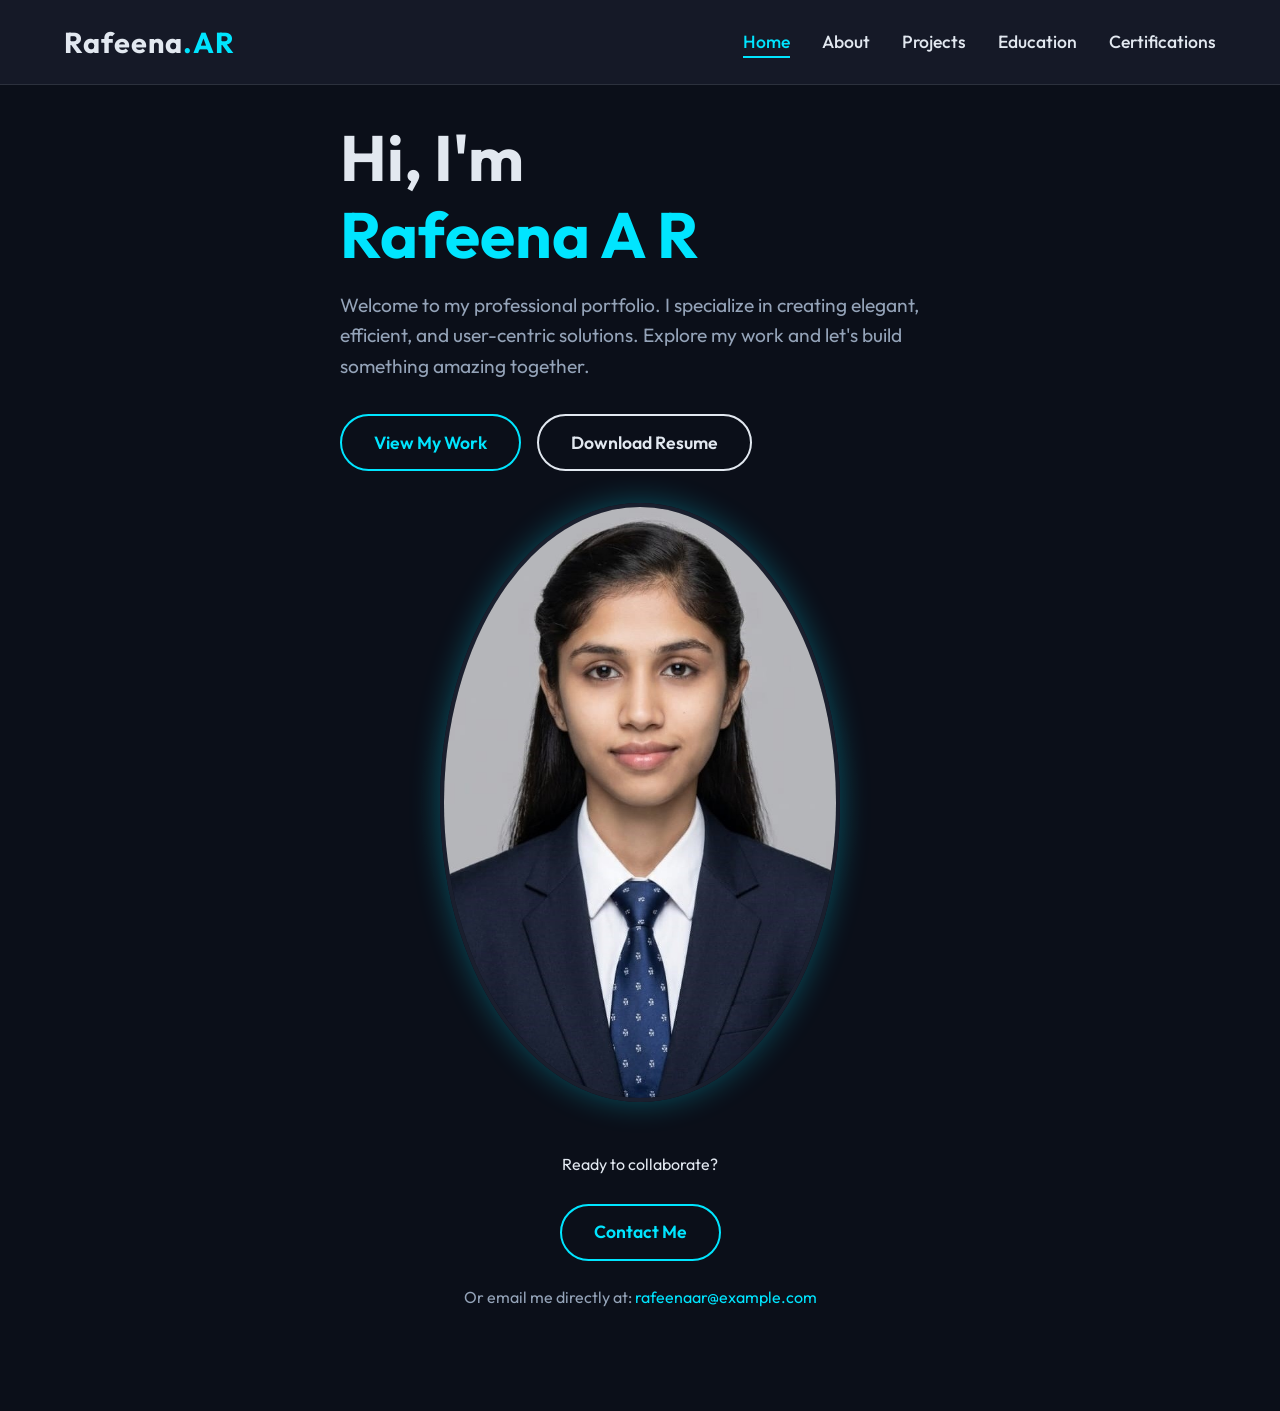
<file: index.html>
<!DOCTYPE html>
<html lang="en">
<head>
    <meta charset="UTF-8">
    <meta name="viewport" content="width=device-width, initial-scale=1.0">
    <title>Rafeena A R - Professional Portfolio</title>
    <meta name="description" content="Rafeena A R's Professional Portfolio. Discover my projects, education, and professional experience.">
    <link rel="stylesheet" href="css/styles.css">
</head>
<body>
    <!-- Navigation -->
    <nav>
        <a href="index.html" class="logo">Rafeena<span>.AR</span></a>
        <div class="menu-toggle">☰</div>
        <ul class="nav-links">
            <li><a href="index.html">Home</a></li>
            <li><a href="about.html">About</a></li>
            <li><a href="projects.html">Projects</a></li>
            <li><a href="education.html">Education</a></li>
            <li><a href="certification.html">Certifications</a></li>
        </ul>
    </nav>

    <!-- Hero Section -->
    <section id="home" class="hero container">
        <div class="hero-content fade-in">
            <h1>Hi, I'm <br><span>Rafeena A R</span></h1>
            <p>Welcome to my professional portfolio. I specialize in creating elegant, efficient, and user-centric solutions. Explore my work and let's build something amazing together.</p>
            <div class="hero-btn-group">
                <a href="projects.html" class="btn">View My Work</a>
                <a href="resume.jpeg" download="Rafeena_AR_Resume.jpeg" class="btn btn-secondary">Download Resume</a>
            </div>
        </div>
        <div class="hero-image fade-in">
            <div class="glow-circle"></div>
            <img src="photo.jpeg" alt="Rafeena A R">
        </div>
    </section>

    <!-- Quick Contact Section -->
    <section class="container" style="min-height: auto; padding: 50px 0 100px;">
        <div class="fade-in" style="text-align: center;">
            <p>Ready to collaborate?</p>
            <br>
            <a href="mailto:rafeenaar@example.com" class="btn">Contact Me</a>
            <p style="margin-top: 1.5rem; color: var(--text-muted);">Or email me directly at: <a href="mailto:rafeenaar@example.com" style="color: var(--primary-color); text-decoration: none;">rafeenaar@example.com</a></p>
        </div>
    </section>

    <script src="js/script.js"></script>
</body>
</html>
</file>
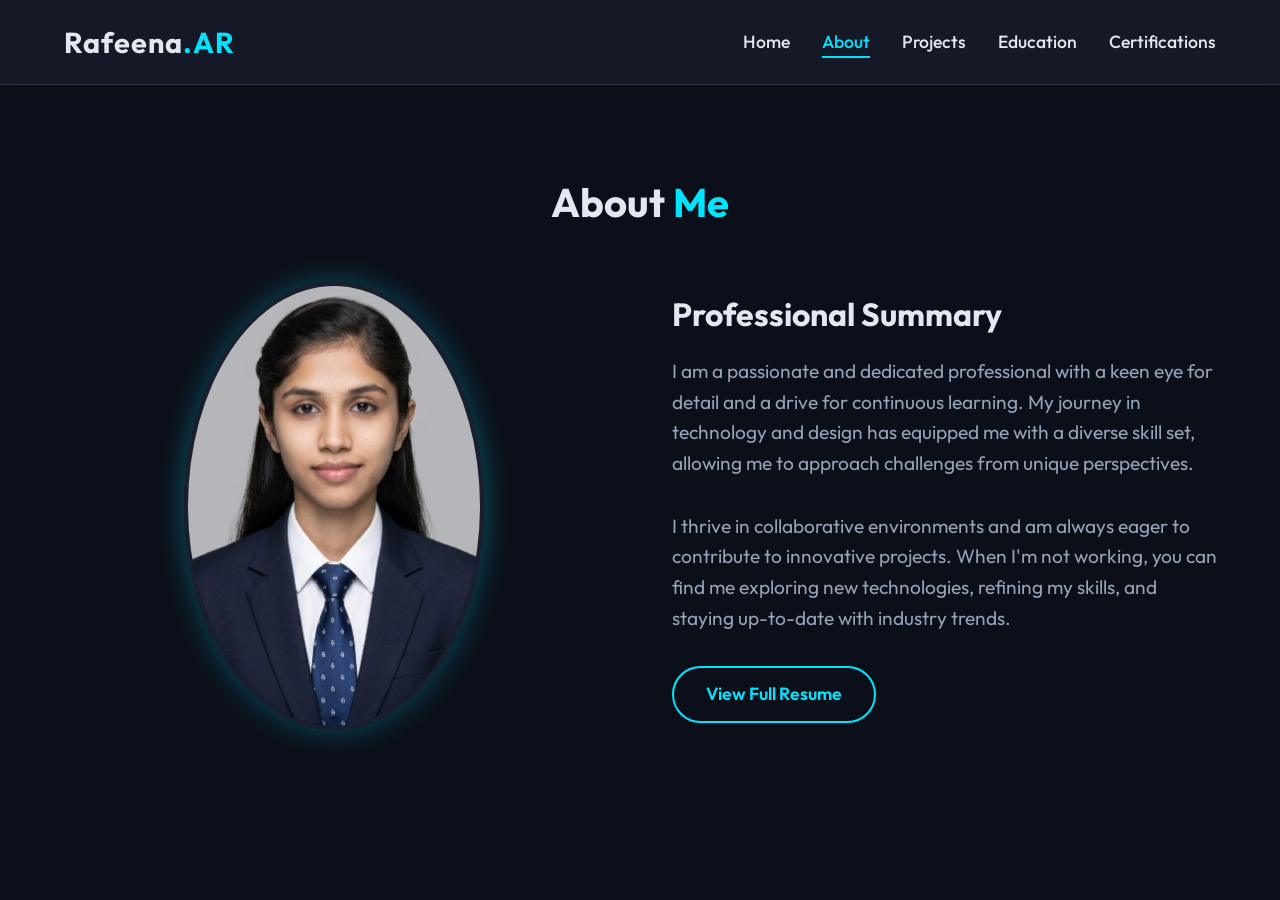
<file: about.html>
<!DOCTYPE html>
<html lang="en">
<head>
    <meta charset="UTF-8">
    <meta name="viewport" content="width=device-width, initial-scale=1.0">
    <title>About - Rafeena A R</title>
    <meta name="description" content="About Rafeena A R. Professional summary and background.">
    <link rel="stylesheet" href="css/styles.css">
</head>
<body>
    <!-- Navigation -->
    <nav>
        <a href="index.html" class="logo">Rafeena<span>.AR</span></a>
        <div class="menu-toggle">☰</div>
        <ul class="nav-links">
            <li><a href="index.html">Home</a></li>
            <li><a href="about.html" class="active">About</a></li>
            <li><a href="projects.html">Projects</a></li>
            <li><a href="education.html">Education</a></li>
            <li><a href="certification.html">Certifications</a></li>
        </ul>
    </nav>

    <!-- About Section -->
    <section class="container">
        <h2 class="section-title fade-in">About <span>Me</span></h2>
        
        <div class="hero" style="padding-top: 0;">
            <div class="hero-image fade-in">
                <div class="glow-circle" style="width: 350px; height: 350px;"></div>
                <img src="photo.jpeg" alt="Rafeena A R" style="max-width: 300px;">
            </div>
            
            <div class="hero-content fade-in" style="margin-left: 2rem;">
                <h3 style="font-size: 2rem; margin-bottom: 1rem; color: var(--text-color);">Professional Summary</h3>
                <p>
                    I am a passionate and dedicated professional with a keen eye for detail and a drive for continuous learning. My journey in technology and design has equipped me with a diverse skill set, allowing me to approach challenges from unique perspectives.
                </p>
                <p>
                    I thrive in collaborative environments and am always eager to contribute to innovative projects. When I'm not working, you can find me exploring new technologies, refining my skills, and staying up-to-date with industry trends.
                </p>
                
                <div style="margin-top: 2rem;">
                    <a href="resume.jpeg" target="_blank" class="btn">View Full Resume</a>
                </div>
            </div>
        </div>
    </section>

    <script src="js/script.js"></script>
</body>
</html>
</file>
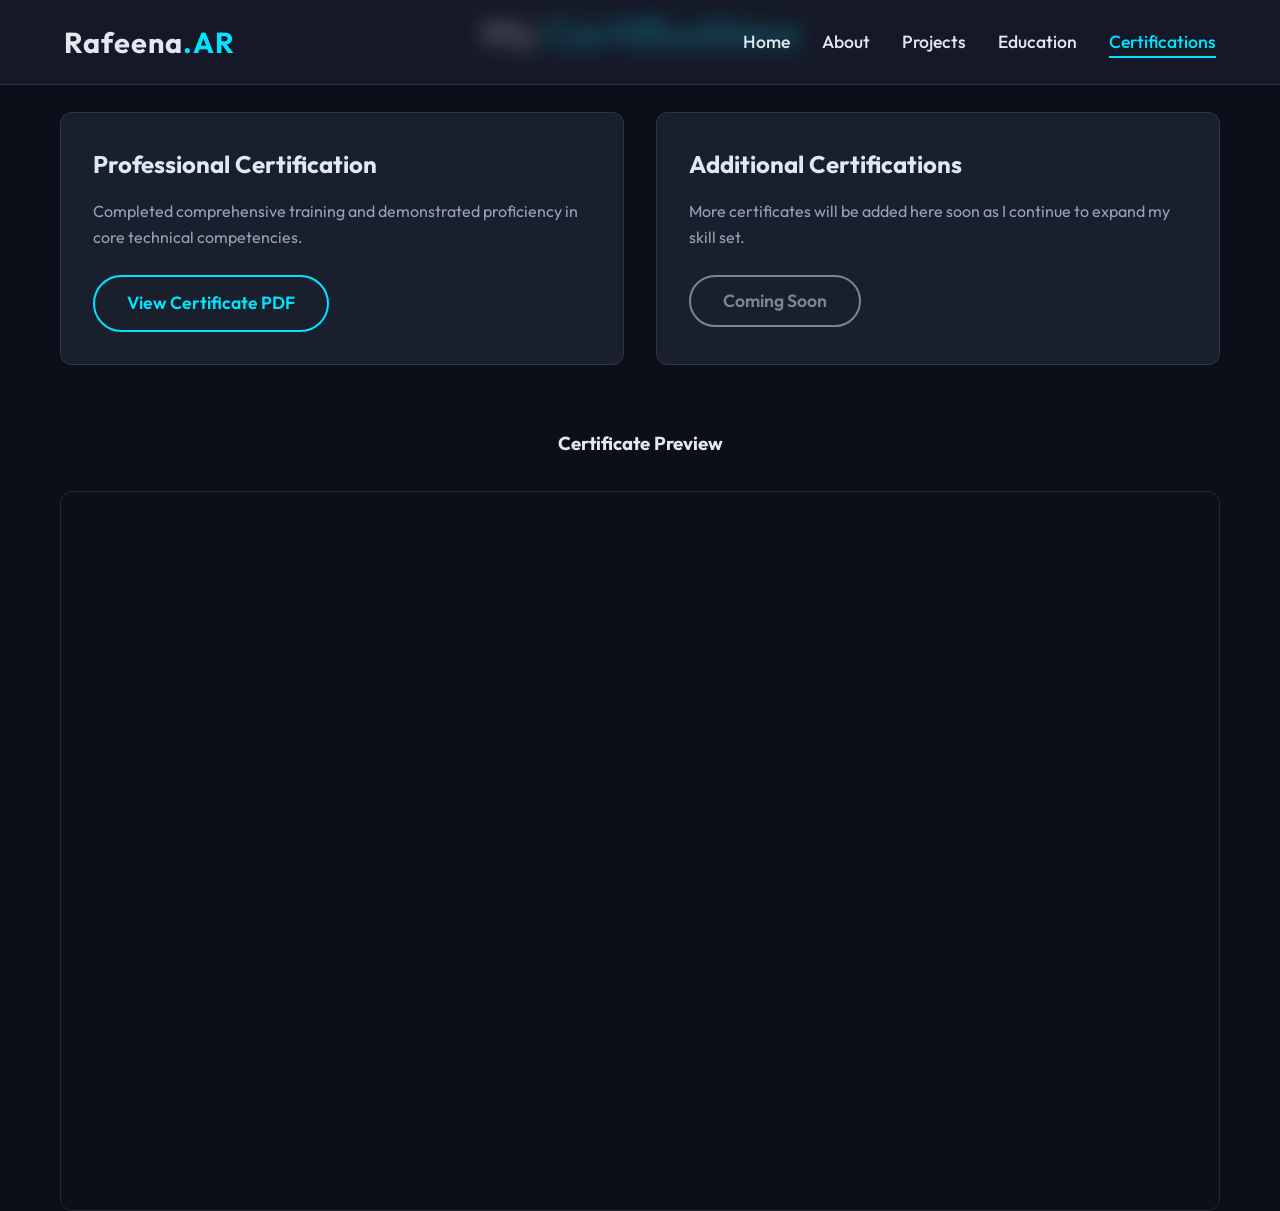
<file: certification.html>
<!DOCTYPE html>
<html lang="en">
<head>
    <meta charset="UTF-8">
    <meta name="viewport" content="width=device-width, initial-scale=1.0">
    <title>Certifications - Rafeena A R</title>
    <meta name="description" content="Professional certifications achieved by Rafeena A R.">
    <link rel="stylesheet" href="css/styles.css">
</head>
<body>
    <!-- Navigation -->
    <nav>
        <a href="index.html" class="logo">Rafeena<span>.AR</span></a>
        <div class="menu-toggle">☰</div>
        <ul class="nav-links">
            <li><a href="index.html">Home</a></li>
            <li><a href="about.html">About</a></li>
            <li><a href="projects.html">Projects</a></li>
            <li><a href="education.html">Education</a></li>
            <li><a href="certification.html" class="active">Certifications</a></li>
        </ul>
    </nav>

    <!-- Certifications Section -->
    <section class="container">
        <h2 class="section-title fade-in">My <span>Certifications</span></h2>
        
        <div class="card-grid" style="margin-bottom: 4rem;">
            <!-- Certificate Card -->
            <div class="card fade-in">
                <h3>Professional Certification</h3>
                <p>Completed comprehensive training and demonstrated proficiency in core technical competencies.</p>
                <a href="certificate.pdf" target="_blank" class="btn">View Certificate PDF</a>
            </div>
            
            <!-- Placeholder for future certificates -->
            <div class="card fade-in">
                <h3>Additional Certifications</h3>
                <p>More certificates will be added here soon as I continue to expand my skill set.</p>
                <button class="btn btn-secondary" disabled style="opacity: 0.5; cursor: not-allowed;">Coming Soon</button>
            </div>
        </div>
        
        <!-- Embedded PDF Viewer -->
        <div class="fade-in">
            <h3 style="margin-bottom: 1rem; text-align: center;">Certificate Preview</h3>
            <div class="pdf-container">
                <iframe src="certificate.pdf" width="100%" height="100%" style="border: none;">
                    This browser does not support PDFs. Please download the PDF to view it: <a href="certificate.pdf">Download PDF</a>
                </iframe>
            </div>
        </div>
    </section>

    <script src="js/script.js"></script>
</body>
</html>
</file>
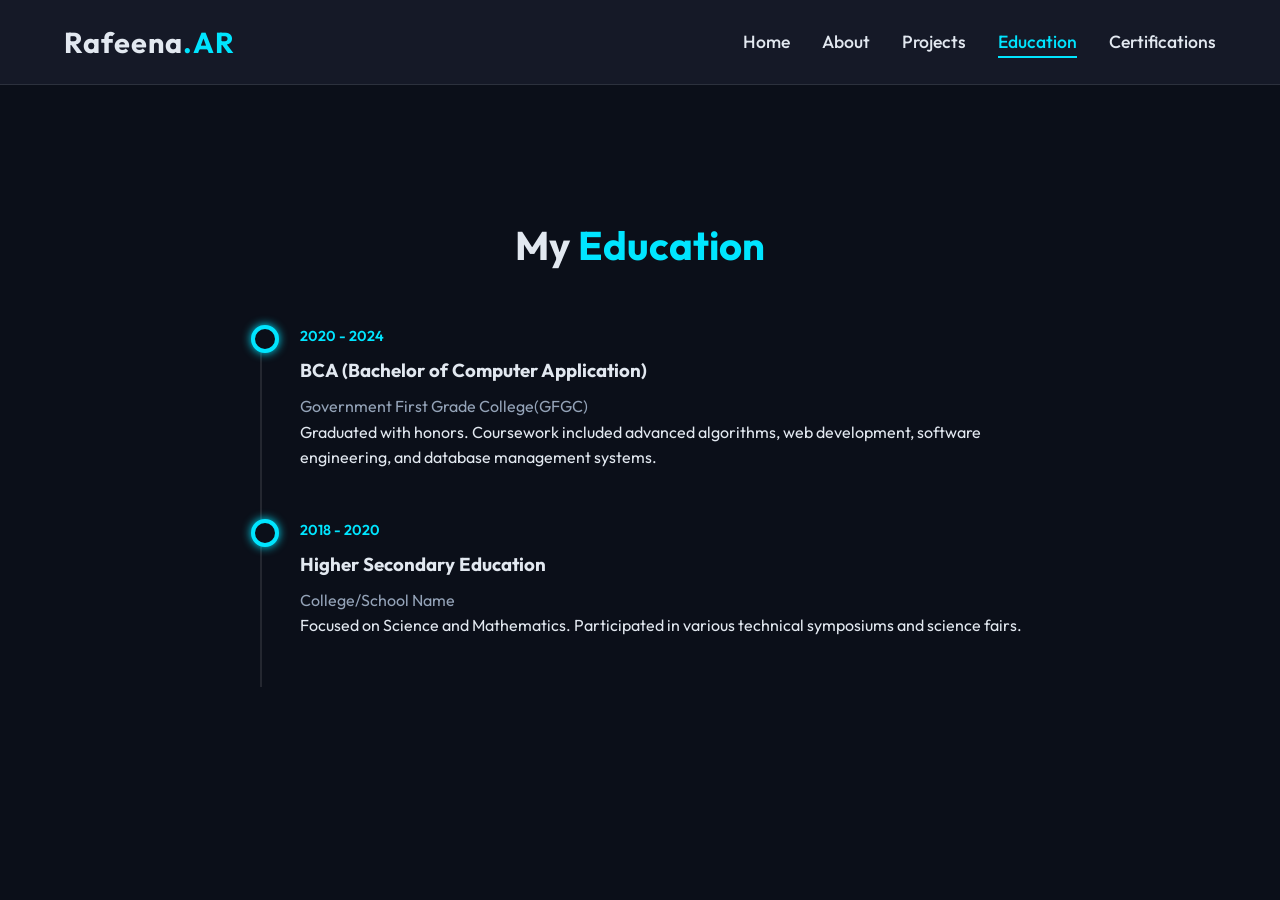
<file: education.html>
<!DOCTYPE html>
<html lang="en">
<head>
    <meta charset="UTF-8">
    <meta name="viewport" content="width=device-width, initial-scale=1.0">
    <title>Education - Rafeena A R</title>
    <meta name="description" content="Educational background of Rafeena A R.">
    <link rel="stylesheet" href="css/styles.css">
</head>
<body>
    <!-- Navigation -->
    <nav>
        <a href="index.html" class="logo">Rafeena<span>.AR</span></a>
        <div class="menu-toggle">☰</div>
        <ul class="nav-links">
            <li><a href="index.html">Home</a></li>
            <li><a href="about.html">About</a></li>
            <li><a href="projects.html">Projects</a></li>
            <li><a href="education.html" class="active">Education</a></li>
            <li><a href="certification.html">Certifications</a></li>
        </ul>
    </nav>

    <!-- Education Section -->
    <section class="container">
        <h2 class="section-title fade-in">My <span>Education</span></h2>
        
        <div class="timeline">
            <!-- Education Item 1 -->
            <div class="timeline-item fade-in">
                <span class="timeline-date">2020 - 2024</span>
                <h3 style="margin-bottom: 0.5rem;">BCA (Bachelor of Computer Application)</h3>
                <p style="color: var(--text-muted);">Government First Grade College(GFGC)</p>
                <p>Graduated with honors. Coursework included advanced algorithms, web development, software engineering, and database management systems.</p>
            </div>
            
            <!-- Education Item 2 -->
            <div class="timeline-item fade-in">
                <span class="timeline-date">2018 - 2020</span>
                <h3 style="margin-bottom: 0.5rem;">Higher Secondary Education</h3>
                <p style="color: var(--text-muted);">College/School Name</p>
                <p>Focused on Science and Mathematics. Participated in various technical symposiums and science fairs.</p>
            </div>
        </div>
    </section>

    <script src="js/script.js"></script>
</body>
</html>
</file>
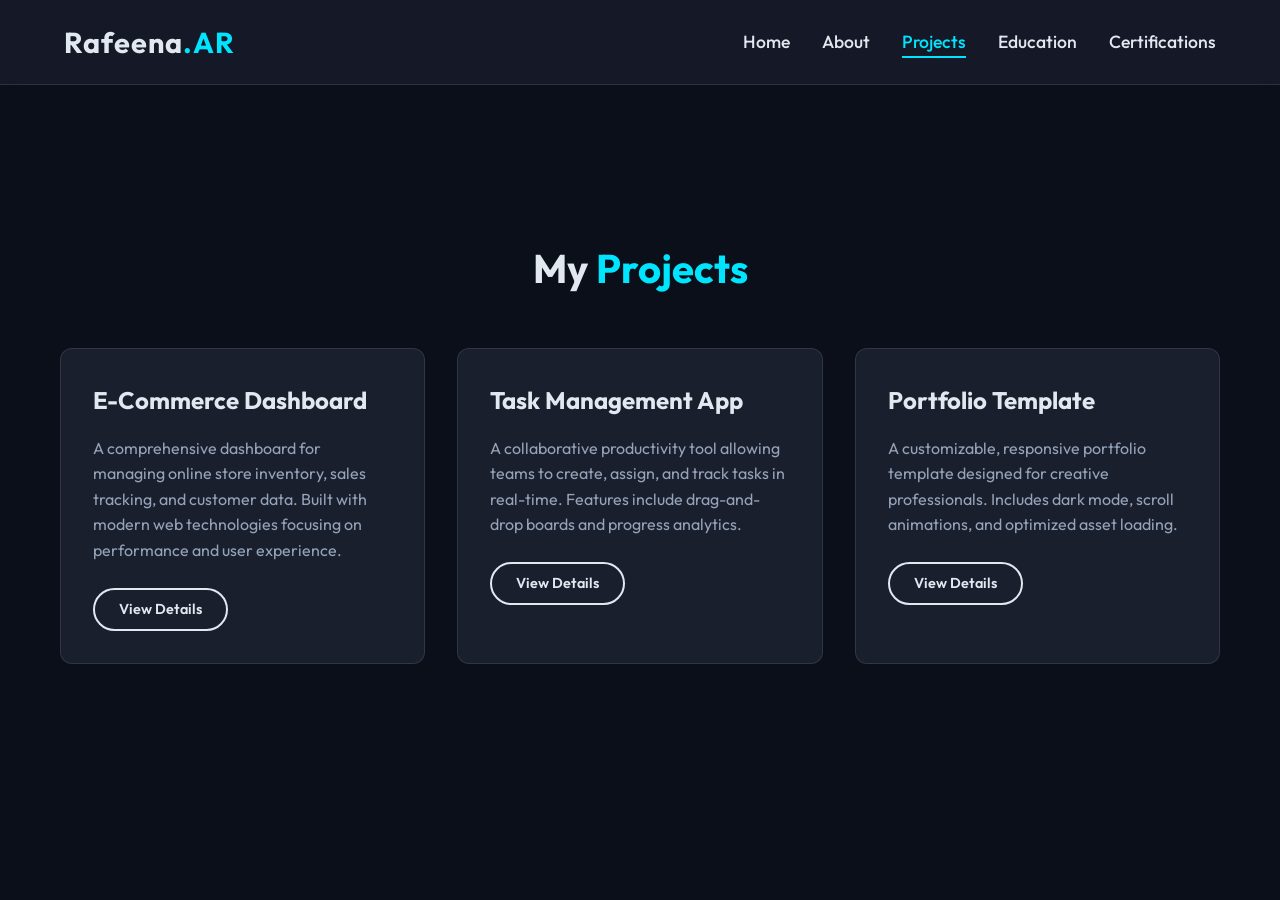
<file: projects.html>
<!DOCTYPE html>
<html lang="en">
<head>
    <meta charset="UTF-8">
    <meta name="viewport" content="width=device-width, initial-scale=1.0">
    <title>Projects - Rafeena A R</title>
    <meta name="description" content="Portfolio projects by Rafeena A R.">
    <link rel="stylesheet" href="css/styles.css">
</head>
<body>
    <!-- Navigation -->
    <nav>
        <a href="index.html" class="logo">Rafeena<span>.AR</span></a>
        <div class="menu-toggle">☰</div>
        <ul class="nav-links">
            <li><a href="index.html">Home</a></li>
            <li><a href="about.html">About</a></li>
            <li><a href="projects.html" class="active">Projects</a></li>
            <li><a href="education.html">Education</a></li>
            <li><a href="certification.html">Certifications</a></li>
        </ul>
    </nav>

    <!-- Projects Section -->
    <section class="container">
        <h2 class="section-title fade-in">My <span>Projects</span></h2>
        
        <div class="card-grid">
            <!-- Project 1 -->
            <div class="card fade-in">
                <h3>E-Commerce Dashboard</h3>
                <p>A comprehensive dashboard for managing online store inventory, sales tracking, and customer data. Built with modern web technologies focusing on performance and user experience.</p>
                <a href="#" class="btn btn-secondary" style="padding: 0.5rem 1.5rem; font-size: 0.9rem;">View Details</a>
            </div>
            
            <!-- Project 2 -->
            <div class="card fade-in">
                <h3>Task Management App</h3>
                <p>A collaborative productivity tool allowing teams to create, assign, and track tasks in real-time. Features include drag-and-drop boards and progress analytics.</p>
                <a href="#" class="btn btn-secondary" style="padding: 0.5rem 1.5rem; font-size: 0.9rem;">View Details</a>
            </div>
            
            <!-- Project 3 -->
            <div class="card fade-in">
                <h3>Portfolio Template</h3>
                <p>A customizable, responsive portfolio template designed for creative professionals. Includes dark mode, scroll animations, and optimized asset loading.</p>
                <a href="#" class="btn btn-secondary" style="padding: 0.5rem 1.5rem; font-size: 0.9rem;">View Details</a>
            </div>
        </div>
    </section>

    <script src="js/script.js"></script>
</body>
</html>
</file>
<file: css/styles.css>
/* css/styles.css */
@import url('https://fonts.googleapis.com/css2?family=Outfit:wght@300;400;500;600;700&display=swap');

:root {
  /* Premium Dark Theme */
  --bg-color: #0b0f19;
  --surface-color: #1a1f2e;
  --surface-color-light: #252b3b;
  --primary-color: #00e5ff; /* Neon Cyan */
  --secondary-color: #ffd700; /* Gold */
  --text-color: #e2e8f0;
  --text-muted: #94a3b8;
  --border-color: rgba(255, 255, 255, 0.1);
  --glass-bg: rgba(26, 31, 46, 0.7);
  
  --transition: all 0.3s cubic-bezier(0.25, 0.8, 0.25, 1);
  --radius: 12px;
}

* {
  margin: 0;
  padding: 0;
  box-sizing: border-box;
  font-family: 'Outfit', sans-serif;
}

body {
  background-color: var(--bg-color);
  color: var(--text-color);
  line-height: 1.6;
  overflow-x: hidden;
}

/* Glassmorphism Navigation */
nav {
  position: fixed;
  top: 0;
  width: 100%;
  background: var(--glass-bg);
  backdrop-filter: blur(10px);
  -webkit-backdrop-filter: blur(10px);
  border-bottom: 1px solid var(--border-color);
  z-index: 1000;
  display: flex;
  justify-content: space-between;
  align-items: center;
  padding: 1.2rem 5%;
  transition: var(--transition);
}

nav .logo {
  font-size: 1.8rem;
  font-weight: 700;
  color: var(--text-color);
  text-decoration: none;
  letter-spacing: 1px;
}

nav .logo span {
  color: var(--primary-color);
}

.nav-links {
  display: flex;
  list-style: none;
  gap: 2rem;
}

.nav-links li a {
  color: var(--text-color);
  text-decoration: none;
  font-weight: 500;
  font-size: 1.1rem;
  transition: var(--transition);
  position: relative;
}

.nav-links li a::after {
  content: '';
  position: absolute;
  width: 0;
  height: 2px;
  bottom: -5px;
  left: 0;
  background-color: var(--primary-color);
  transition: var(--transition);
}

.nav-links li a:hover::after,
.nav-links li a.active::after {
  width: 100%;
}

.nav-links li a:hover,
.nav-links li a.active {
  color: var(--primary-color);
}

/* Mobile Menu Toggle */
.menu-toggle {
  display: none;
  cursor: pointer;
  font-size: 1.8rem;
  color: var(--text-color);
}

/* Base Container */
.container {
  max-width: 1200px;
  margin: 0 auto;
  padding: 0 20px;
}

section {
  padding: 100px 0;
  min-height: 100vh;
  display: flex;
  flex-direction: column;
  justify-content: center;
}

.section-title {
  font-size: 2.5rem;
  text-align: center;
  margin-bottom: 3rem;
  color: var(--text-color);
}

.section-title span {
  color: var(--primary-color);
}

/* Buttons */
.btn {
  display: inline-flex;
  align-items: center;
  justify-content: center;
  padding: 0.8rem 2rem;
  background: transparent;
  color: var(--primary-color);
  border: 2px solid var(--primary-color);
  border-radius: 30px;
  text-decoration: none;
  font-weight: 600;
  font-size: 1.1rem;
  transition: var(--transition);
  cursor: pointer;
  position: relative;
  overflow: hidden;
  z-index: 1;
}

.btn::before {
  content: '';
  position: absolute;
  top: 0;
  left: 0;
  width: 0%;
  height: 100%;
  background: var(--primary-color);
  z-index: -1;
  transition: var(--transition);
}

.btn:hover {
  color: var(--bg-color);
}

.btn:hover::before {
  width: 100%;
}

.btn-secondary {
  background: transparent;
  color: var(--text-color);
  border: 2px solid var(--text-color);
}

.btn-secondary::before {
  background: var(--text-color);
}

/* Hero Section */
.hero {
  display: flex;
  align-items: center;
  justify-content: space-between;
  gap: 2rem;
  padding-top: 120px;
}

.hero-content {
  flex: 1;
}

.hero-content h1 {
  font-size: 4rem;
  line-height: 1.2;
  margin-bottom: 1rem;
}

.hero-content h1 span {
  color: var(--primary-color);
  display: inline-block;
  animation: float 3s ease-in-out infinite;
}

.hero-content p {
  font-size: 1.2rem;
  color: var(--text-muted);
  margin-bottom: 2rem;
  max-width: 600px;
}

.hero-btn-group {
  display: flex;
  gap: 1rem;
}

.hero-image {
  flex: 1;
  display: flex;
  justify-content: center;
  align-items: center;
  position: relative;
}

.hero-image img {
  width: 100%;
  max-width: 400px;
  border-radius: 50%;
  border: 4px solid var(--surface-color);
  box-shadow: 0 0 30px rgba(0, 229, 255, 0.3);
  transition: var(--transition);
  z-index: 2;
}

.hero-image img:hover {
  transform: scale(1.05);
  box-shadow: 0 0 50px rgba(0, 229, 255, 0.5);
}

/* Decorative Glow */
.glow-circle {
  position: absolute;
  width: 450px;
  height: 450px;
  background: radial-gradient(circle, rgba(0,229,255,0.15) 0%, rgba(11,15,25,0) 70%);
  border-radius: 50%;
  z-index: 1;
}

/* Cards (About, Projects, Education, Certifications) */
.card-grid {
  display: grid;
  grid-template-columns: repeat(auto-fit, minmax(300px, 1fr));
  gap: 2rem;
}

.card {
  background: var(--surface-color);
  border: 1px solid var(--border-color);
  border-radius: var(--radius);
  padding: 2rem;
  transition: var(--transition);
  position: relative;
  overflow: hidden;
}

.card:hover {
  transform: translateY(-10px);
  border-color: var(--primary-color);
  box-shadow: 0 10px 30px rgba(0, 0, 0, 0.5);
}

.card h3 {
  font-size: 1.5rem;
  margin-bottom: 1rem;
  color: var(--text-color);
}

.card p {
  color: var(--text-muted);
  margin-bottom: 1.5rem;
}

/* Timeline (Education) */
.timeline {
  position: relative;
  max-width: 800px;
  margin: 0 auto;
}

.timeline::before {
  content: '';
  position: absolute;
  top: 0;
  left: 20px;
  width: 2px;
  height: 100%;
  background: var(--border-color);
}

.timeline-item {
  position: relative;
  padding-left: 60px;
  margin-bottom: 3rem;
}

.timeline-item::before {
  content: '';
  position: absolute;
  left: 11px;
  top: 0;
  width: 20px;
  height: 20px;
  border-radius: 50%;
  background: var(--bg-color);
  border: 4px solid var(--primary-color);
  box-shadow: 0 0 10px var(--primary-color);
}

.timeline-date {
  font-size: 0.9rem;
  color: var(--primary-color);
  font-weight: 600;
  margin-bottom: 0.5rem;
  display: block;
}

/* PDF Viewer Container */
.pdf-container {
  width: 100%;
  height: 80vh;
  border: 1px solid var(--border-color);
  border-radius: var(--radius);
  overflow: hidden;
  margin-top: 2rem;
}

/* Animations */
@keyframes float {
  0% { transform: translateY(0px); }
  50% { transform: translateY(-10px); }
  100% { transform: translateY(0px); }
}

.fade-in {
  opacity: 0;
  transform: translateY(30px);
  transition: opacity 0.8s ease-out, transform 0.8s ease-out;
}

.fade-in.visible {
  opacity: 1;
  transform: translateY(0);
}

/* Media Queries */
@media (max-width: 768px) {
  .hero {
    flex-direction: column-reverse;
    text-align: center;
    padding-top: 100px;
  }
  
  .hero-btn-group {
    justify-content: center;
  }

  .hero-content h1 {
    font-size: 2.8rem;
  }

  .menu-toggle {
    display: block;
  }

  .nav-links {
    position: fixed;
    top: 70px;
    right: -100%;
    width: 250px;
    height: 100vh;
    background: var(--surface-color);
    flex-direction: column;
    padding: 2rem;
    transition: var(--transition);
    border-left: 1px solid var(--border-color);
  }

  .nav-links.active {
    right: 0;
  }
}
</file>
